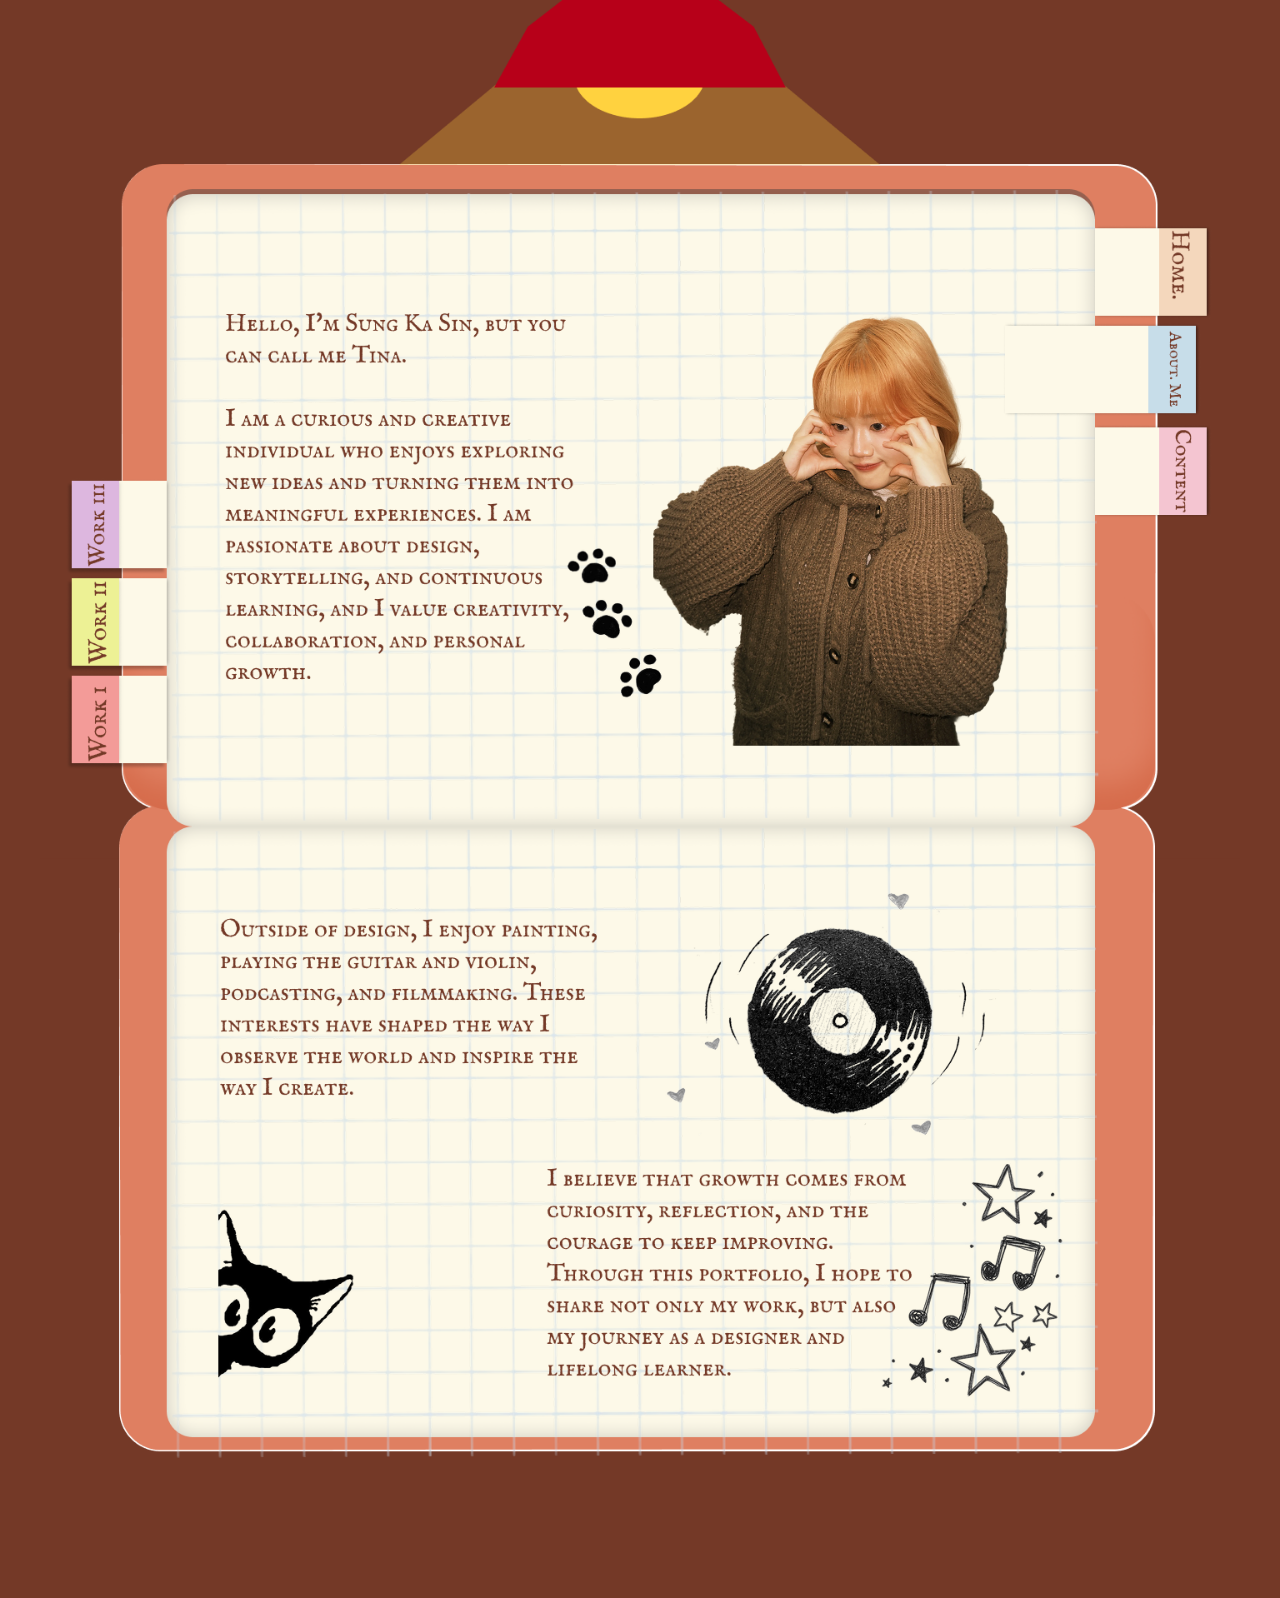
<file: about-mepage.html>
<!DOCTYPE html>
<html lang="en">
  <head>
    <title>About Me Page</title>
    <meta name="viewport" content="width=device-width, initial-scale=1.0" />
    <meta charset="utf-8" />
    
    <link rel="stylesheet" href="style.css" />

    <style>
      /* Keep only page-specific container layouts inside the internal style tag */
      html { 
        height: 100%; 
        scroll-behavior: smooth; 
      }
      body { 
        margin: 0; 
        min-height: 100%; 
        background-color: #743927; 
        display: flex;
        flex-direction: column;
      }
      * { 
        box-sizing: border-box; 
        margin: 0; 
        padding: 0; 
      }

      .page-canvas-wrapper {
        width: 100%;
        flex: 1;
        display: flex;
        flex-direction: column;
        align-items: center;
        justify-content: flex-start;
        padding: 40px 20px; 
      }

      .canvas-frame {
        position: relative;
        width: 100%;
        max-width: 1200px; 
        top: -100px; 
      }

      .portfolio-layout-image {
        width: 100%;
        height: auto;     
        display: block;
        border-radius: 0px;
      }
    </style>
  </head>
  <body>

    <div class="page-canvas-wrapper">
      <div class="canvas-frame">
        
        <div id="navbar-container"></div>

        <img 
          src="/image/About Me.page.png" 
          alt="About Me Layout Page" 
          class="portfolio-layout-image" 
        />
        
      </div>
    </div>

    <script src="navbar.js"></script>
  </body>
</html>
</file>
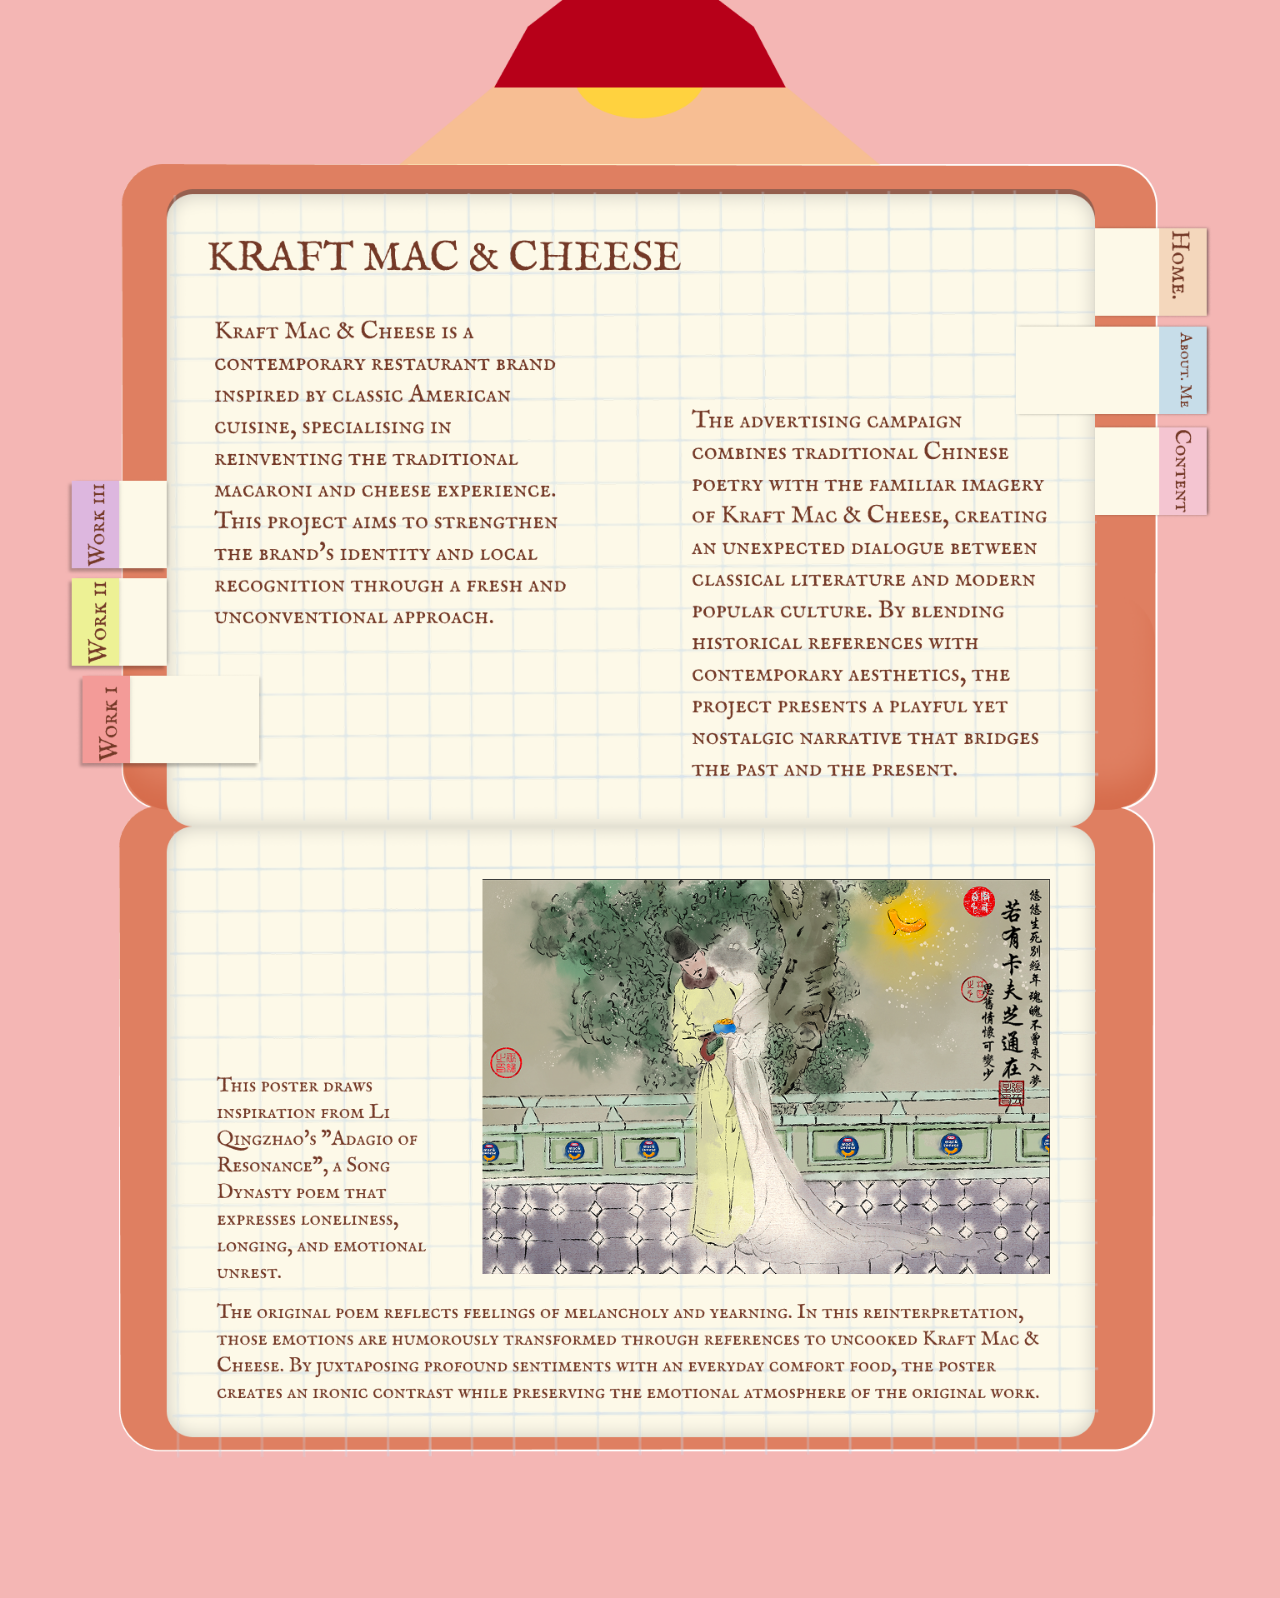
<file: work1page.html>
<!DOCTYPE html>
<html lang="en">
  <head>
    <title>Work1page</title>
    <meta name="viewport" content="width=device-width, initial-scale=1.0" />
    <meta charset="utf-8" />
    
    <link rel="stylesheet" href="./style.css" />

    <style data-tag="reset-style-sheet">
      html { line-height: 1.15; scroll-behavior: smooth; height: 100%; }
      body { margin: 0; min-height: 100%; }
      * { box-sizing: border-box; border-width: 0; border-style: solid; -webkit-font-smoothing: antialiased; }
      p, li, ul, pre, div, h1, h2, h3, h4, h5, h6, figure, blockquote, figcaption { margin: 0; padding: 0; }
      a { color: inherit; text-decoration: inherit; }
      img { display: block; }
    </style>
    
    <style>
      body {
        background-color: #F4B6B4; /* Main solid backdrop color canvas */
        display: flex;
        flex-direction: column;
      }

      /* Flex layout wrapper to cleanly center your picture asset */
      .page-canvas-wrapper {
        width: 100%;
        flex: 1;
        display: flex;
        flex-direction: column;
        align-items: center;
        justify-content: flex-start;
        padding: 40px 20px; 
      }

      /* Consistent coordinate framework boundaries */
      .canvas-frame {
        position: relative;
        width: 100%;
        max-width: 1200px; 
        top: -100px; /* Aligns natively with your layout shift settings */
      }

      /* Base layout picture presentation settings */
      .portfolio-layout-image {
        width: 100%;
        height: auto;     
        display: block;
        border-radius: 0px;
      }
    </style>
  </head>
  <body>
    <div>

      <div class="page-canvas-wrapper">
        <div class="canvas-frame">
          
          <div id="navbar-container"></div>

          <img 
            src="image/Work1.page.png" 
            alt="Work 1 Layout Page Background" 
            class="portfolio-layout-image" 
          />
          
        </div>
      </div>
    </div>

    <script src="navbar.js"></script>
  </body>
</html>
</file>
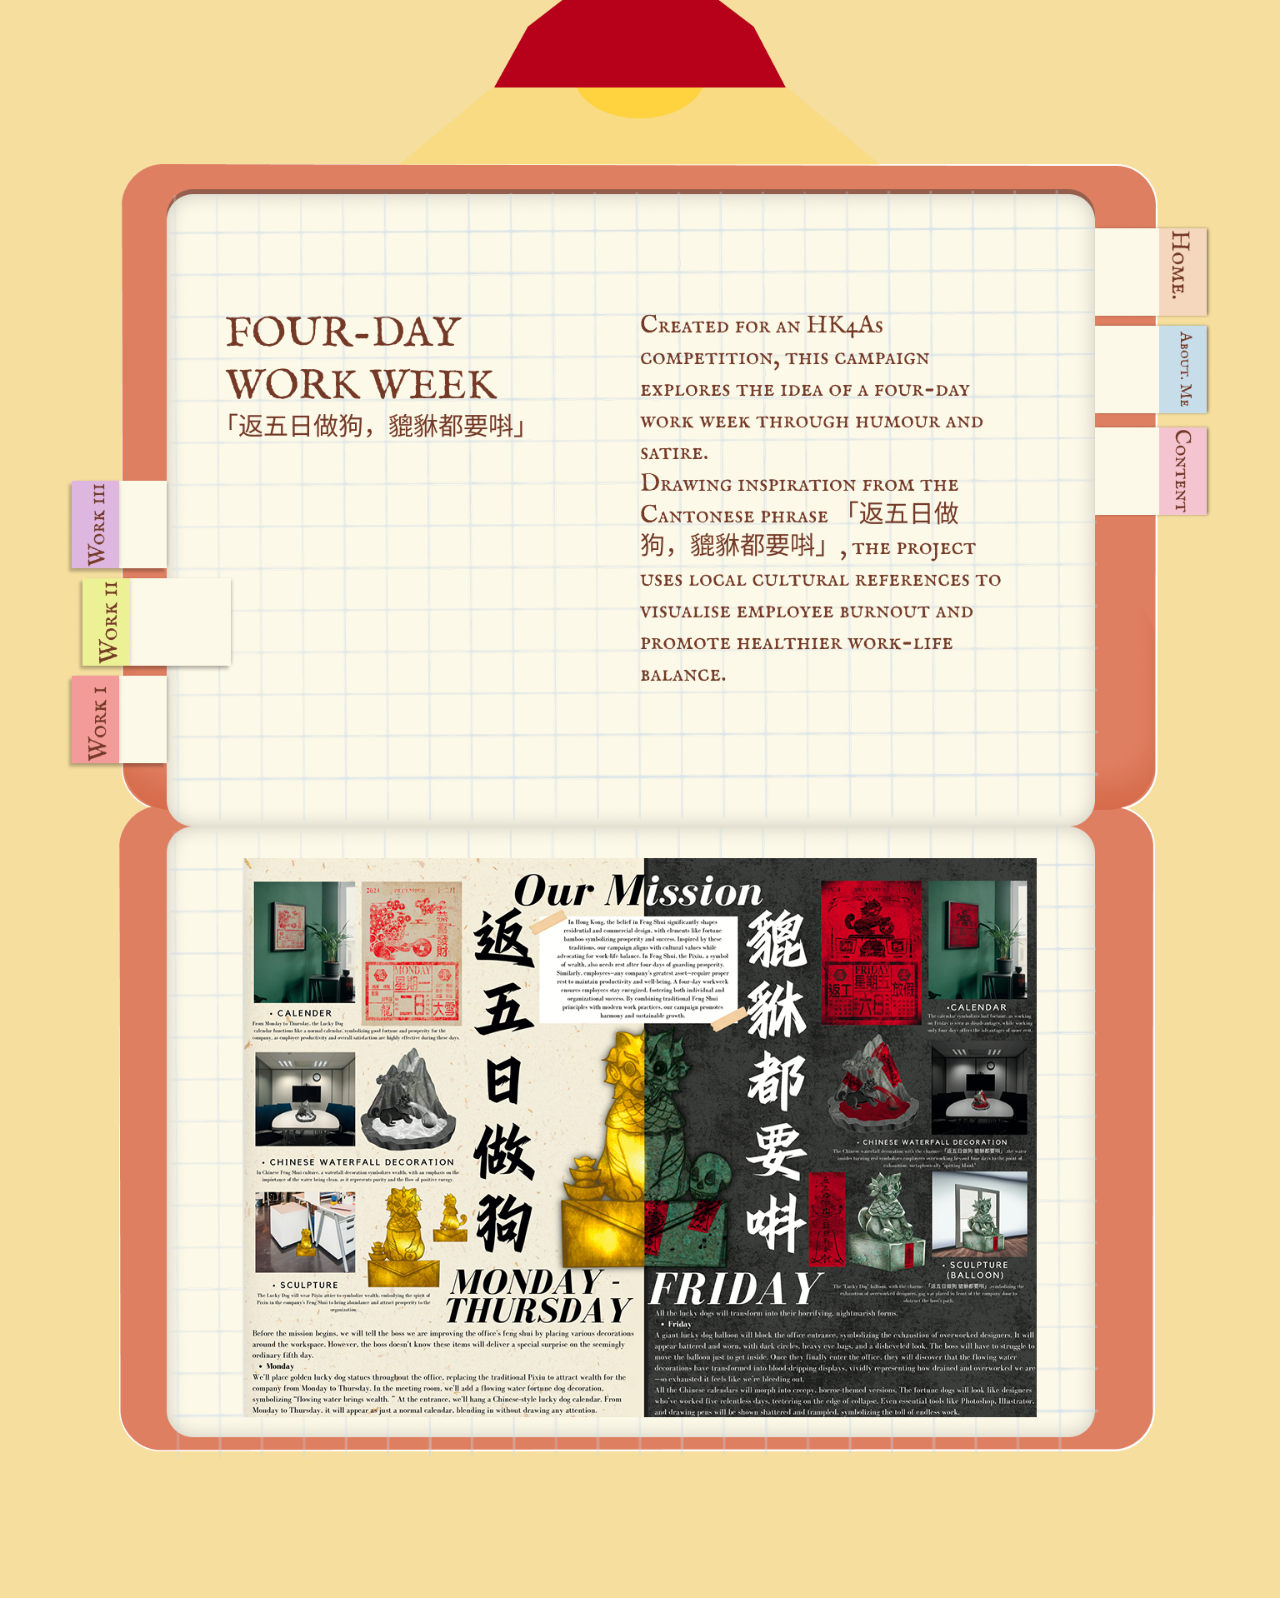
<file: work2page.html>
<!DOCTYPE html>
<html lang="en">
  <head>
    <title>Work2page</title>
    <meta name="viewport" content="width=device-width, initial-scale=1.0" />
    <meta charset="utf-8" />
    
    <link rel="stylesheet" href="./style.css" />

    <style data-tag="reset-style-sheet">
      html { line-height: 1.15; scroll-behavior: smooth; height: 100%; }
      body { margin: 0; min-height: 100%; }
      * { box-sizing: border-box; border-width: 0; border-style: solid; -webkit-font-smoothing: antialiased; }
      p, li, ul, pre, div, h1, h2, h3, h4, h5, h6, figure, blockquote, figcaption { margin: 0; padding: 0; }
      a { color: inherit; text-decoration: inherit; }
      img { display: block; }
    </style>
    
    <style>
      body {
        background-color: #F5DE9E; /* Main solid backdrop color canvas */
        display: flex;
        flex-direction: column;
      }

      /* Flex layout wrapper to cleanly center your picture asset */
      .page-canvas-wrapper {
        width: 100%;
        flex: 1;
        display: flex;
        flex-direction: column;
        align-items: center;
        justify-content: flex-start;
        padding: 40px 20px; 
      }

      /* Consistent coordinate framework boundaries */
      .canvas-frame {
        position: relative;
        width: 100%;
        max-width: 1200px; 
        top: -100px; /* Aligns natively with your layout shift settings */
      }

      /* Base layout picture presentation settings */
      .portfolio-layout-image {
        width: 100%;
        height: auto;     
        display: block;
        border-radius: 0px;
      }
    </style>
  </head>
  <body>
    <div>

      <div class="page-canvas-wrapper">
        <div class="canvas-frame">
          
          <div id="navbar-container"></div>

          <img 
            src="image/Work2.page.png" 
            alt="Work 2 Layout Page Background" 
            class="portfolio-layout-image" 
          />
          
        </div>
      </div>
    </div>

    <script src="navbar.js"></script>
  </body>
</html>
</file>
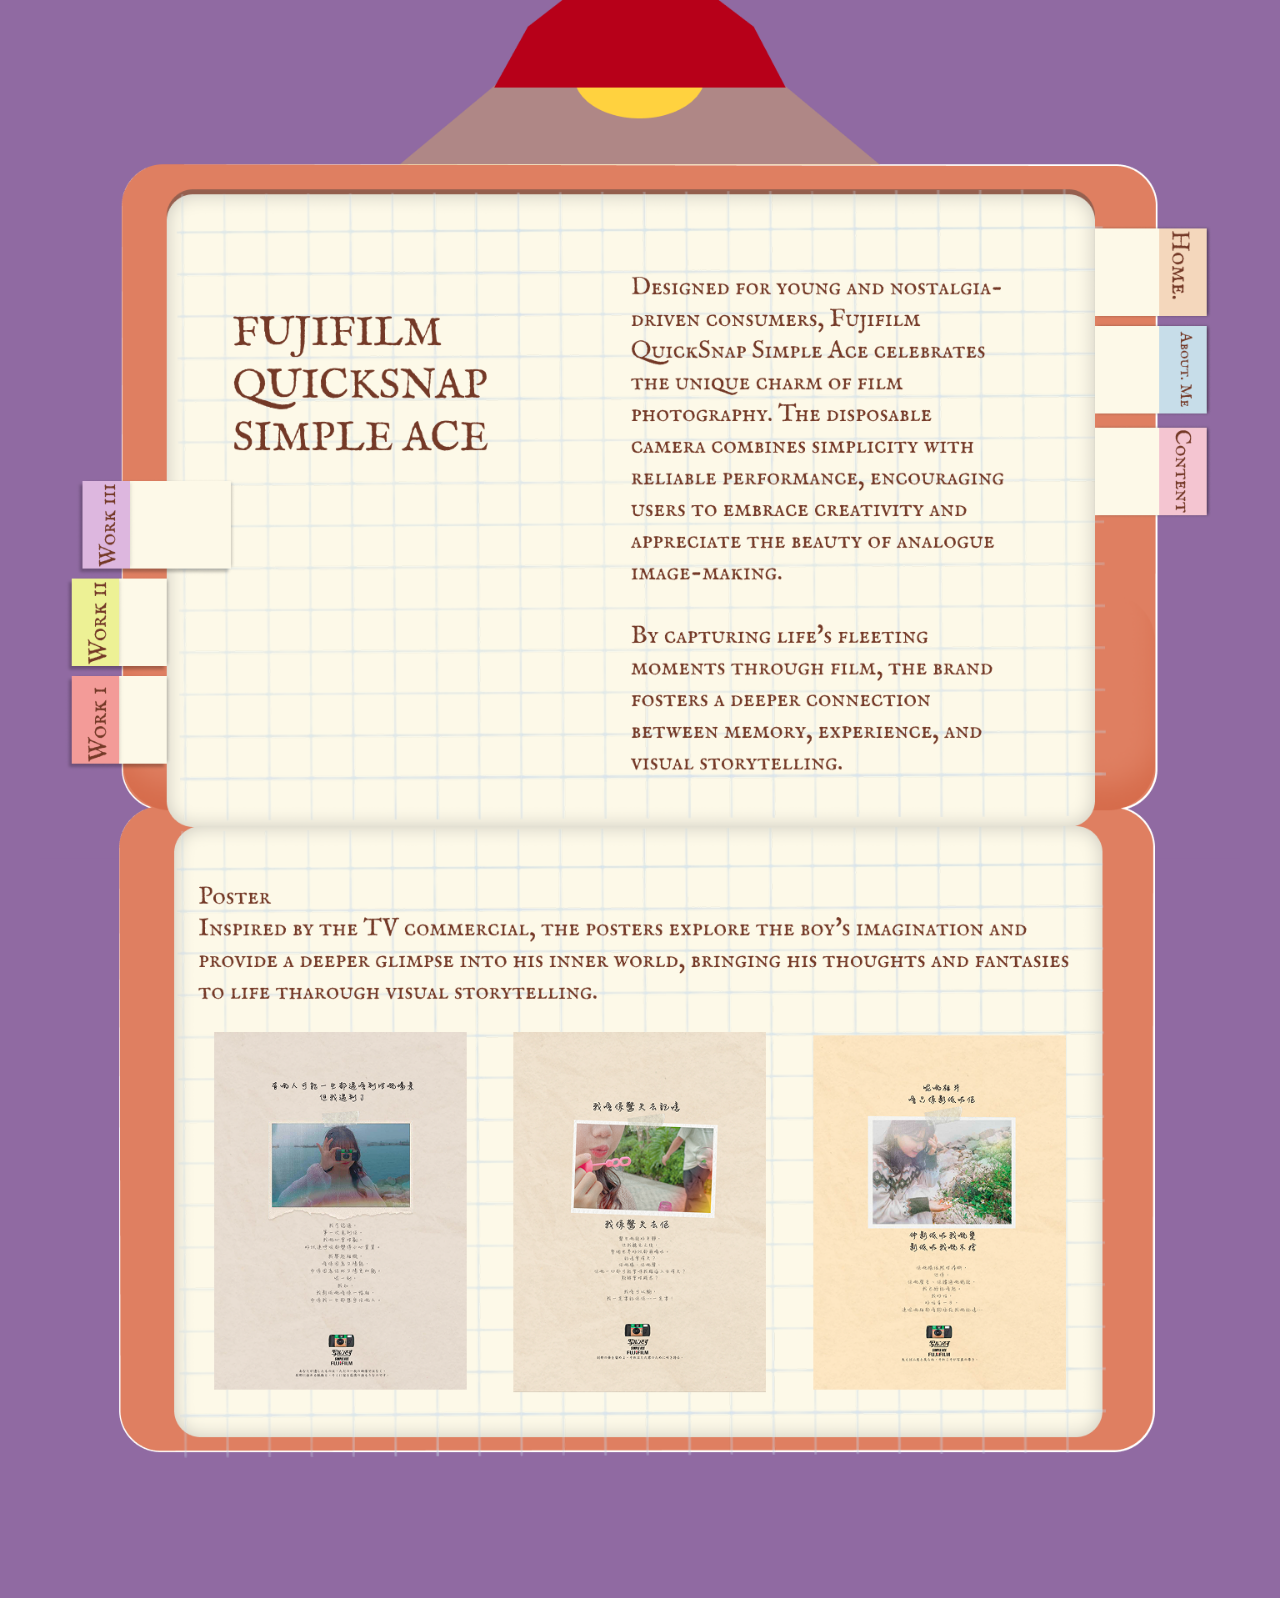
<file: work3page.html>
<!DOCTYPE html>
<html lang="en">
  <head>
    <title>Work3page</title>
    <meta name="viewport" content="width=device-width, initial-scale=1.0" />
    <meta charset="utf-8" />
    
    <link rel="stylesheet" href="./style.css" />

    <style data-tag="reset-style-sheet">
      html { line-height: 1.15; scroll-behavior: smooth; height: 100%; }
      body { margin: 0; min-height: 100%; }
      * { box-sizing: border-box; border-width: 0; border-style: solid; -webkit-font-smoothing: antialiased; }
      p, li, ul, pre, div, h1, h2, h3, h4, h5, h6, figure, blockquote, figcaption { margin: 0; padding: 0; }
      a { color: inherit; text-decoration: inherit; }
      img { display: block; }
    </style>
    
    <style>
      body {
        background-color: #906AA2; /* Main solid backdrop color canvas */
        display: flex;
        flex-direction: column;
      }

      /* Flex layout wrapper to cleanly center your picture asset */
      .page-canvas-wrapper {
        width: 100%;
        flex: 1;
        display: flex;
        flex-direction: column;
        align-items: center;
        justify-content: flex-start;
        padding: 40px 20px; 
      }

      /* Consistent coordinate framework boundaries */
      .canvas-frame {
        position: relative;
        width: 100%;
        max-width: 1200px; 
        top: -100px; /* Aligns natively with your layout shift settings */
      }

      /* Base layout picture presentation settings */
      .portfolio-layout-image {
        width: 100%;
        height: auto;     
        display: block;
        border-radius: 0px;
      }
    </style>
  </head>
  <body>
    <div>

      <div class="page-canvas-wrapper">
        <div class="canvas-frame">
          
          <div id="navbar-container"></div>

          <img 
            src="image/Work3.page.png" 
            alt="Work 3 Layout Page Background" 
            class="portfolio-layout-image" 
          />
          
        </div>
      </div>
    </div>

    <script src="navbar.js"></script>
  </body>
</html>
</file>
<file: style.css>
:root {
  --dl-layout-size-large: 144px;
  --dl-layout-size-small: 48px;
  --dl-layout-space-unit: 16px;
  --dl-layout-size-medium: 96px;
  --dl-layout-size-xlarge: 192px;
  --dl-layout-size-xsmall: 16px;
  --dl-color-theme-accent1: #FFFFFF;
  --dl-color-theme-accent2: #F5D1B0;
  --dl-layout-radius-round: 50%;
  --dl-layout-size-xxlarge: 288px;
  --dl-color-theme-primary1: #BF4408;
  --dl-color-theme-primary2: #E65103;
  --dl-layout-size-maxwidth: 1400px;
  --dl-layout-radius-radius2: 2px;
  --dl-layout-radius-radius4: 4px;
  --dl-layout-radius-radius8: 8px;
  --dl-layout-space-halfunit: 8px;
  --dl-layout-space-sixunits: 96px;
  --dl-layout-space-twounits: 32px;
  --dl-color-theme-secondary1: #FFFFFF;
  --dl-color-theme-secondary2: #FBF1EB;
  --dl-layout-space-fiveunits: 80px;
  --dl-layout-space-fourunits: 64px;
  --dl-layout-space-threeunits: 48px;
  --dl-color-theme-neutral-dark: #191818;
  --dl-layout-radius-cardradius: 8px;
  --dl-color-theme-neutral-light: #FBFAF9;
  --dl-layout-radius-imageradius: 8px;
  --dl-layout-radius-inputradius: 24px;
  --dl-layout-radius-buttonradius: 24px;
  --dl-layout-space-oneandhalfunits: 24px;
}




/* INVISIBLE REUSABLE NAVBAR TAB OVERLAYS */
.nav-tab {
  position: absolute;
  width: 100px;           /* Base default width */
  height: 85px;           /* Base default height */
  z-index: 99;            /* Ensures hitboxes sit strictly on top of the image */
  opacity: 0;             /* Makes the buttons completely invisible */
  cursor: pointer;        /* Changes the mouse pointer to a hand so users know it's a link */
  
  background-color: rgb(255, 0, 0); /*Ensures they are visible for debug */

}

.tab-home {
  width: 120px;
  top: 290px;
  right: 35px;
}
.tab-about {
  width: 120px;
  top: 390px;
  right: 45px;
}
.tab-content {
  width: 120px;
  top: 490px;
  right: 35px;
}

/* --- Bottom Left Targets --- */
.tab-work1 {
  top: 737px;
  left: 34px;
}
.tab-work2 {
  top: 640px;
  left: 34px;
}
.tab-work3 {
  top: 545px;
  left: 34px;
}

html,
body {
  width: 100%;
  margin: 0;
  padding: 0;
  overflow-x: hidden;
}
 
.button {
  color: var(--dl-color-theme-neutral-dark);
  display: inline-block;
  padding: 0.5rem 1rem;
  border-color: var(--dl-color-theme-neutral-dark);
  border-width: 1px;
  border-radius: 4px;
  background-color: var(--dl-color-theme-neutral-light);
}
 
.input {
  color: var(--dl-color-theme-neutral-dark);
  cursor: auto;
  padding: 0.5rem 1rem;
  border-color: var(--dl-color-theme-neutral-dark);
  border-width: 1px;
  border-radius: 4px;
  background-color: var(--dl-color-theme-neutral-light);
}
 
.textarea {
  color: var(--dl-color-theme-neutral-dark);
  cursor: auto;
  padding: 0.5rem;
  border-color: var(--dl-color-theme-neutral-dark);
  border-width: 1px;
  border-radius: 4px;
  background-color: var(--dl-color-theme-neutral-light);
}
 
.list {
  width: 100%;
  margin: 1em 0px 1em 0px;
  display: block;
  padding: 0px 0px 0px 1.5rem;
  list-style-type: none;
  list-style-position: outside;
}
 
.list-item {
  display: list-item;
}
 
.teleport-show {
  display: flex !important;
  transform: none !important;
}
 
.thq-input {
  color: var(--dl-color-theme-neutral-dark);
  cursor: auto;
  outline: none;
  padding: 0.5rem 1rem;
  align-self: stretch;
  text-align: center;
  border-color: var(--dl-color-theme-neutral-dark);
  border-width: 1px;
  border-radius: var(--dl-layout-radius-inputradius);
  background-color: var(--dl-color-theme-neutral-light);
}
 
.thq-input:focus {
  outline: 1px solid var(--dl-color-theme-primary1);
}
 
.thq-button-filled {
  gap: var(--dl-layout-space-halfunit);
  fill: var(--dl-color-theme-secondary1);
  color: var(--dl-color-theme-secondary1);
  cursor: pointer;
  display: flex;
  transition: 0.3s;
  align-items: center;
  font-weight: bold;
  padding-top: var(--dl-layout-space-halfunit);
  white-space: nowrap;
  border-color: var(--dl-color-theme-primary1);
  border-width: 1px;
  padding-left: var(--dl-layout-space-oneandhalfunits);
  border-radius: var(--dl-layout-radius-buttonradius);
  padding-right: var(--dl-layout-space-oneandhalfunits);
  padding-bottom: var(--dl-layout-space-halfunit);
  justify-content: center;
  background-color: var(--dl-color-theme-primary1);
}
 
.thq-button-filled:hover {
  fill: var(--dl-color-theme-secondary2);
  color: var(--dl-color-theme-secondary2);
  border-color: var(--dl-color-theme-primary2);
  background-color: var(--dl-color-theme-primary2);
}
 
.thq-button-outline {
  gap: var(--dl-layout-space-halfunit);
  fill: var(--dl-color-theme-primary1);
  color: var(--dl-color-theme-primary1);
  border: 1px solid;
  cursor: pointer;
  display: flex;
  transition: 0.3s;
  align-items: center;
  font-weight: bold;
  padding-top: var(--dl-layout-space-halfunit);
  white-space: nowrap;
  border-color: var(--dl-color-theme-primary1);
  padding-left: var(--dl-layout-space-oneandhalfunits);
  border-radius: var(--dl-layout-radius-buttonradius);
  padding-right: var(--dl-layout-space-oneandhalfunits);
  padding-bottom: var(--dl-layout-space-halfunit);
  justify-content: center;
}
 
.thq-button-outline:hover {
  fill: var(--dl-color-theme-secondary2);
  color: var(--dl-color-theme-secondary2);
  border-color: var(--dl-color-theme-primary2);
  background-color: var(--dl-color-theme-primary2);
}
 
.thq-button-flat {
  gap: var(--dl-layout-space-halfunit);
  fill: var(--dl-color-theme-primary1);
  color: var(--dl-color-theme-primary1);
  cursor: pointer;
  display: flex;
  transition: 0.3s;
  align-items: center;
  font-weight: bold;
  padding-top: var(--dl-layout-space-halfunit);
  white-space: nowrap;
  border-color: transparent;
  border-width: 1px;
  padding-left: var(--dl-layout-space-oneandhalfunits);
  border-radius: var(--dl-layout-radius-buttonradius);
  padding-right: var(--dl-layout-space-oneandhalfunits);
  padding-bottom: var(--dl-layout-space-halfunit);
  justify-content: center;
}
 
.thq-button-flat:hover {
  fill: var(--dl-color-theme-secondary1);
  color: var(--dl-color-theme-secondary1);
  border-color: var(--dl-color-theme-primary2);
  background-color: var(--dl-color-theme-primary2);
}
 
.thq-heading-1 {
  font-size: 48px;
  font-family: STIX Two Text;
  font-weight: 700;
  line-height: 1.5;
}
 
.thq-heading-2 {
  font-size: 35px;
  font-family: STIX Two Text;
  font-weight: 600;
  line-height: 1.5;
}
 
.thq-heading-3 {
  font-size: 26px;
  font-family: STIX Two Text;
  font-weight: 600;
  line-height: 1.5;
}
 
.thq-body-large {
  font-size: 18px;
  font-family: Noto Sans;
  line-height: 1.5;
}
 
.thq-body-small {
  font-size: 16px;
  font-family: Noto Sans;
  line-height: 1.5;
}
 
.thq-team-image-round {
  width: 80px;
  height: 80px;
  object-fit: cover;
  border-radius: 50%;
}
 
.thq-section-padding {
  width: 100%;
  display: flex;
  padding: var(--dl-layout-space-fiveunits);
  position: relative;
  align-items: center;
  flex-direction: column;
}
 
.thq-section-max-width {
  width: 100%;
  max-width: var(--dl-layout-size-maxwidth);
}
 
.thq-img-ratio-1-1 {
  width: 100%;
  object-fit: cover;
  aspect-ratio: 1/1;
  border-radius: var(--dl-layout-radius-imageradius);
}
 
.thq-img-ratio-16-9 {
  width: 100%;
  object-fit: cover;
  aspect-ratio: 16/9;
  border-radius: var(--dl-layout-radius-imageradius);
}
 
.thq-img-ratio-4-3 {
  width: 100%;
  object-fit: cover;
  aspect-ratio: 4/3;
  border-radius: var(--dl-layout-radius-imageradius);
}
 
.thq-img-ratio-4-6 {
  width: 100%;
  object-fit: cover;
  aspect-ratio: 4/6;
  border-radius: var(--dl-layout-radius-imageradius);
}
 
.thq-img-round {
  width: 100%;
  border-radius: var(--dl-layout-radius-round);
}
 
.thq-flex-column {
  gap: var(--dl-layout-space-twounits);
  display: flex;
  overflow: hidden;
  position: relative;
  align-items: center;
  flex-direction: column;
}
 
.thq-flex-row {
  gap: var(--dl-layout-space-twounits);
  display: flex;
  overflow: hidden;
  position: relative;
  align-items: center;
}
 
.thq-grid-6 {
  display: grid;
  grid-gap: var(--dl-layout-space-twounits);
  grid-template-columns: 1fr 1fr 1fr 1fr 1fr 1fr;
}
 
.thq-grid-5 {
  display: grid;
  grid-gap: var(--dl-layout-space-twounits);
  grid-template-columns: 1fr 1fr 1fr 1fr 1fr;
}
 
.thq-card {
  gap: var(--dl-layout-space-oneandhalfunits);
  display: flex;
  padding: var(--dl-layout-space-twounits);
  align-items: stretch;
  border-radius: var(--dl-layout-radius-cardradius);
  flex-direction: column;
}
 
.thq-box-shadow {
  box-shadow: 0px 0px 5px -2px var(--dl-color-theme-neutral-dark);
}
 
.thq-grid-3 {
  display: grid;
  grid-gap: var(--dl-layout-space-twounits);
  grid-template-columns: 1fr 1fr 1fr;
}
 
.thq-grid-4 {
  display: grid;
  grid-gap: var(--dl-layout-space-twounits);
  grid-template-columns: 1fr 1fr 1fr 1fr;
}
 
.thq-grid-2 {
  width: 100%;
  display: grid;
  grid-gap: var(--dl-layout-space-twounits);
  grid-template-columns: 1fr 1fr;
}
 
.thq-checkbox {
  width: var(--dl-layout-size-xsmall);
  height: var(--dl-layout-size-xsmall);
}
 
.thq-select {
  cursor: pointer;
  appearance: none;
  padding-top: var(--dl-layout-space-halfunit);
  padding-left: var(--dl-layout-space-unit);
  border-radius: var(--dl-layout-radius-inputradius);
  padding-right: var(--dl-layout-space-twounits);
  padding-bottom: var(--dl-layout-space-halfunit);
  background-color: var(--dl-color-theme-neutral-light);
  background-image: url('data:image/svg+xml;charset=US-ASCII,%3Csvg width%3D%2220%22 height%3D%2220%22 xmlns%3D%22http%3A//www.w3.org/2000/svg%22 viewBox%3D%220 0 20 20%22 fill%3D%22%23000%22%3E%3Cpath d%3D%22M4.293 7.293a1 1 0 011.414 0L10 11.586l4.293-4.293a1 1 0 111.414 1.414l-5 5a1 1 0 01-1.414 0l-5-5a1 1 0 010-1.414z%22/%3E%3C/svg%3E');
  background-repeat: no-repeat;
  background-position: right 8px center;
}
 
.thq-divider-horizontal {
  width: 100%;
  height: 1px;
  background-color: var(--dl-color-theme-neutral-dark);
}
 
.thq-icon-small {
  width: 24px;
  height: 24px;
}
 
.thq-button-icon {
  fill: var(--dl-color-theme-secondary1);
  padding: 3px;
  transition: 0.3s;
  border-radius: var(--dl-layout-radius-round);
}
 
.thq-button-icon:hover {
  fill: var(--dl-color-theme-secondary2);
}
 
.thq-icon-medium {
  width: var(--dl-layout-size-small);
  height: var(--dl-layout-size-small);
}
 
.thq-icon-x-small {
  width: var(--dl-layout-size-xsmall);
  height: var(--dl-layout-size-xsmall);
}
 
.thq-link {
  cursor: pointer;
  display: inline-block;
  overflow: hidden;
  background: linear-gradient(to right, var(--dl-color-theme-primary1) 50%, var(--dl-color-theme-neutral-dark) 50%);
  transition: background-position 300ms ease;
  font-weight: 600;
  background-clip: text;
  background-size: 200% 100%;
  background-position: 100%;
  -webkit-text-fill-color: transparent;
}
 
.thq-link:hover {
  background-position: 0 100%;
}
 
.thq-grid-auto-300 {
  display: grid;
  grid-gap: var(--dl-layout-space-oneandhalfunits);
  grid-template-columns: repeat(auto-fit, minmax(300px, 1fr));
}
 
.thq-animated-group-vertical-reverse {
  gap: var(--dl-layout-space-unit);
  width: 100%;
  display: flex;
  animation: scroll-y 20s linear infinite;
  align-items: flex-start;
  flex-direction: column;
  justify-content: space-around;
  animation-direction: reverse;
}
 
.thq-animated-group-horizontal-reverse {
  gap: var(--dl-layout-space-unit);
  display: flex;
  animation: scroll-x 20s linear infinite;
  min-width: 100%;
  align-items: center;
  flex-shrink: 0;
  justify-content: space-around;
  animation-direction: reverse;
}
 
.thq-animated-group-vertical {
  gap: var(--dl-layout-space-unit);
  width: 100%;
  display: flex;
  animation: scroll-y 20s linear infinite;
  align-items: flex-start;
  flex-direction: column;
  justify-content: space-around;
}
 
.thq-animated-group-horizontal {
  gap: var(--dl-layout-space-unit);
  display: flex;
  animation: scroll-x 20s linear infinite;
  min-width: 100%;
  align-items: center;
  flex-shrink: 0;
  justify-content: space-around;
}
 
.thq-animated-group-container-vertical {
  gap: var(--dl-layout-space-unit);
  display: flex;
  overflow: hidden;
  flex-direction: column;
}
 
.thq-animated-group-container-horizontal {
  gap: var(--dl-layout-space-unit);
  display: flex;
  overflow: hidden;
}
 
.thq-mask-image-vertical {
  mask-image: linear-gradient(to bottom, transparent, black 1%, black 99%, transparent);
}
 
.thq-mask-image-horizontal {
  mask-image: linear-gradient(to right, transparent, black 1%, black 99%, transparent);
}
 
.thq-img-scale {
  transition: 0.3s;
}
 
.thq-img-scale:hover {
  scale: 1.05;
}
 
.thq-animated-card-bg-1 {
  width: 100%;
  height: 100%;
  transition: transform 0.3s;
  border-radius: var(--dl-layout-radius-cardradius);
  background-color: var(--dl-color-theme-accent1);
}
 
.thq-animated-card-bg-2 {
  transition: transform 0.3s;
  border-radius: var(--dl-layout-radius-cardradius);
  background-color: var(--dl-color-theme-accent2);
}
 
.thq-button-animated {
  outline: none;
  z-index: 1;
  overflow: hidden;
  position: relative;
  border-width: 2px;
}
 
.thq-input::placeholder {
  text-align: center;
  vertical-align: middle;
}
 
.thq-animated-group-container-vertical:hover div {
  animation-play-state: paused;
}
 
.thq-animated-group-container-horizontal:hover div {
  animation-play-state: paused;
}
 
.thq-animated-card-bg-2:has([data-animated="true"]:hover) {
  transform: translate3d(0px, 0px, 0px) scale3d(1, 1, 1) rotateX(0deg) rotateY(0deg) rotateZ(3deg) skew(0deg, 0deg);
}
 
.thq-animated-card-bg-1:has([data-animated="true"]:hover) {
  transform: translate3d(0px, 0px, 0px) scale3d(1, 1, 1) rotateX(0deg) rotateY(0deg) rotateZ(-6deg) skew(0deg, 0deg);
}
 
.thq-button-animated:before {
  top: 0;
  left: -20%;
  color: var(--dl-color-theme-neutral-light);
  width: 200%;
  height: 101%;
  content: "";
  z-index: 1;
  position: absolute;
  transform: scaleX(0);
  transition: transform 0.5s;
  border-radius: var(--dl-layout-radius-buttonradius);
  background-color: var(--dl-color-theme-neutral-dark);
  transform-origin: 0 0;
  transition-timing-function: cubic-bezier(0.5, 1.6, 0.4, 0.7);
}
 

 
.Content {
  font-size: 16px;
  font-family: Inter;
  font-weight: 400;
  line-height: 1.15;
  text-transform: none;
  text-decoration: none;
}
 
@media(max-width: 991px) {
  .thq-grid-4 {
    grid-template-columns: 1fr 1fr 1fr;
  }
}
 
@media(max-width: 767px) {
  .thq-section-padding {
    padding: var(--dl-layout-space-threeunits);
  }
  .thq-flex-column {
    gap: var(--dl-layout-space-oneandhalfunits);
  }
  .thq-flex-row {
    gap: var(--dl-layout-space-oneandhalfunits);
  }
  .thq-grid-6 {
    grid-gap: var(--dl-layout-space-oneandhalfunits);
    grid-template-columns: 1fr 1fr 1fr;
  }
  .thq-grid-5 {
    grid-gap: var(--dl-layout-space-oneandhalfunits);
    grid-template-columns: 1fr 1fr 1fr;
  }
  .thq-card {
    padding: var(--dl-layout-space-oneandhalfunits);
  }
  .thq-grid-3 {
    grid-gap: var(--dl-layout-space-oneandhalfunits);
    grid-template-columns: 1fr 1fr;
  }
  .thq-grid-4 {
    grid-gap: var(--dl-layout-space-oneandhalfunits);
    flex-direction: row;
    grid-template-columns: 1fr 1fr;
  }
  .thq-grid-2 {
    grid-gap: var(--dl-layout-space-oneandhalfunits);
    grid-template-columns: 1fr;
  }
  .thq-img-scale {
    width: 100%;
  }
}
 
@media(max-width: 479px) {
  .thq-section-padding {
    padding: var(--dl-layout-space-oneandhalfunits);
  }
  .thq-flex-column {
    gap: var(--dl-layout-space-unit);
  }
  .thq-flex-row {
    gap: var(--dl-layout-space-unit);
  }
  .thq-grid-6 {
    grid-gap: var(--dl-layout-space-unit);
    grid-template-columns: 1fr 1fr;
  }
  .thq-grid-5 {
    grid-gap: var(--dl-layout-space-unit);
    grid-template-columns: 1fr 1fr;
  }
  .thq-grid-3 {
    grid-gap: var(--dl-layout-space-unit);
    align-items: center;
    grid-template-columns: 1fr;
  }
  .thq-grid-4 {
    grid-gap: var(--dl-layout-space-unit);
    align-items: center;
    flex-direction: column;
    grid-template-columns: 1fr;
  }
  .thq-grid-2 {
    grid-gap: var(--dl-layout-space-unit);
  }
  .thq-grid-auto-300 {
    grid-template-columns: 1fr;
  }
}
</file>
